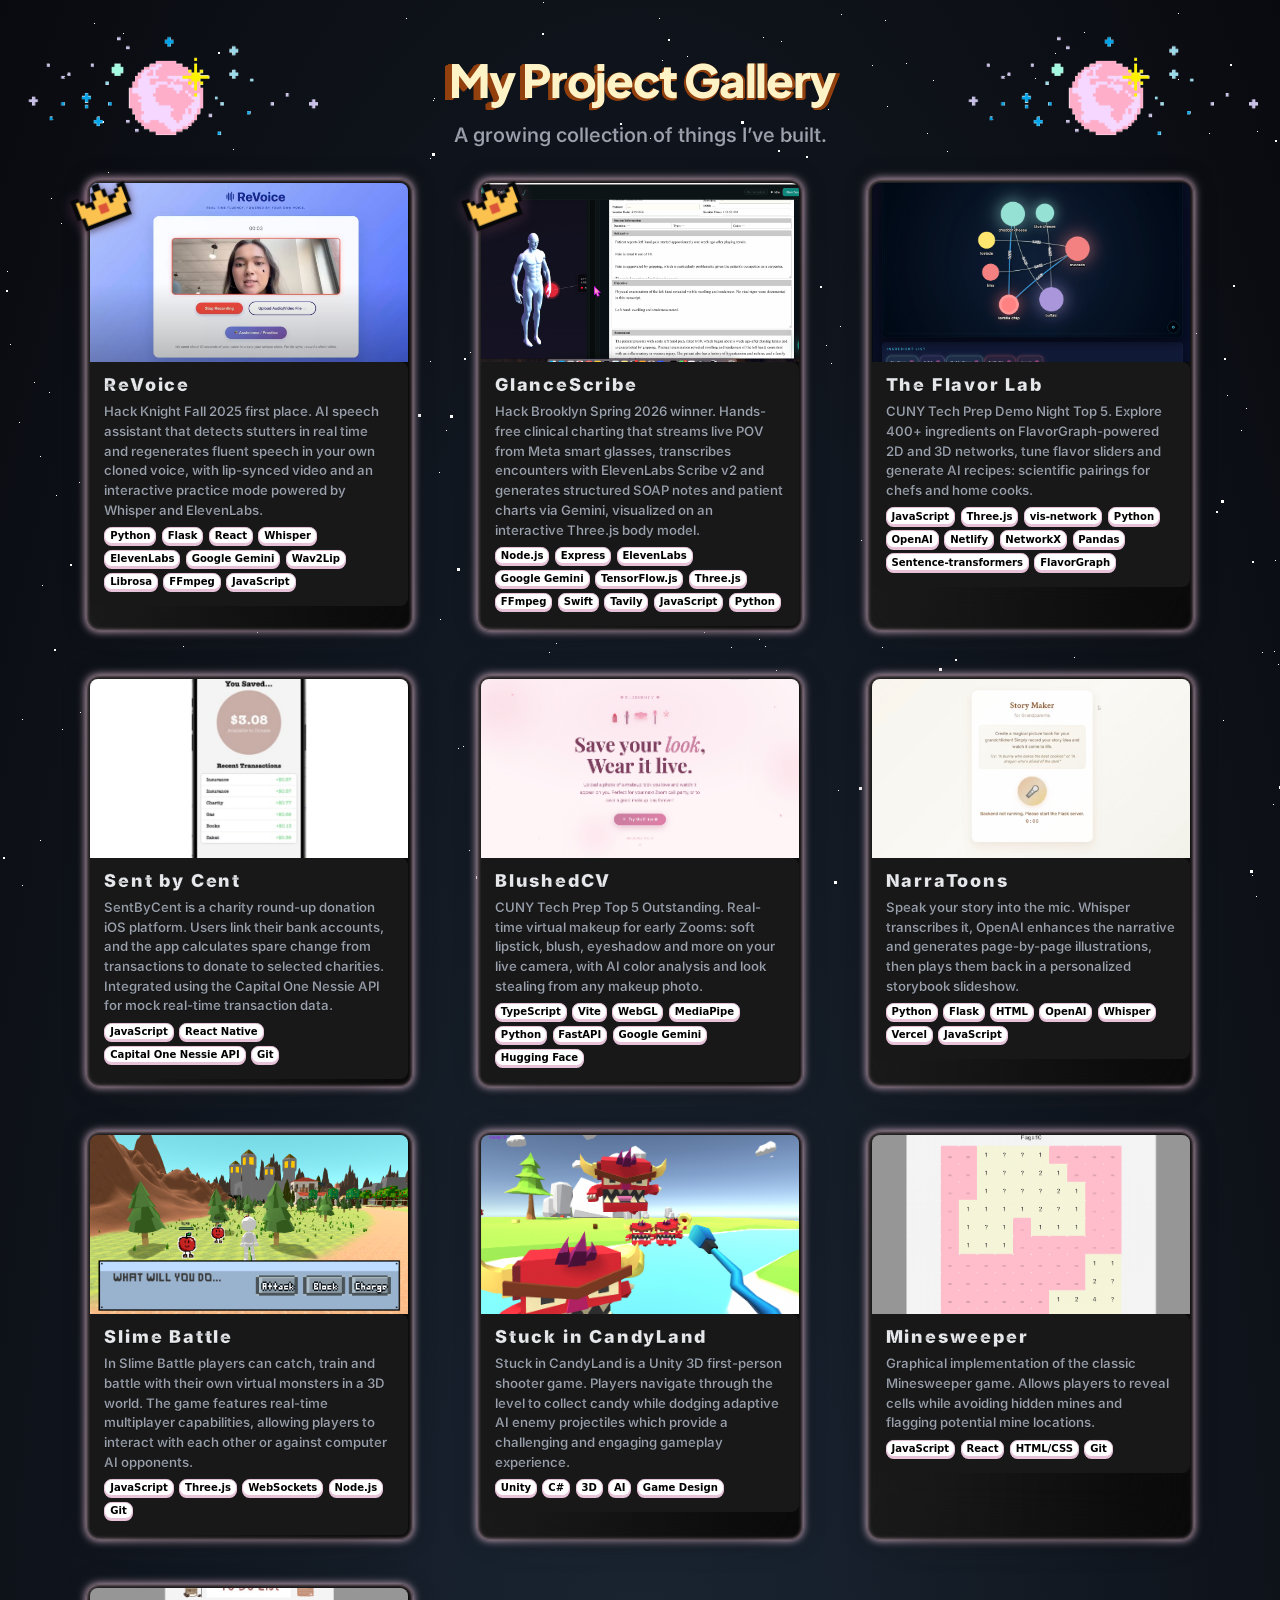
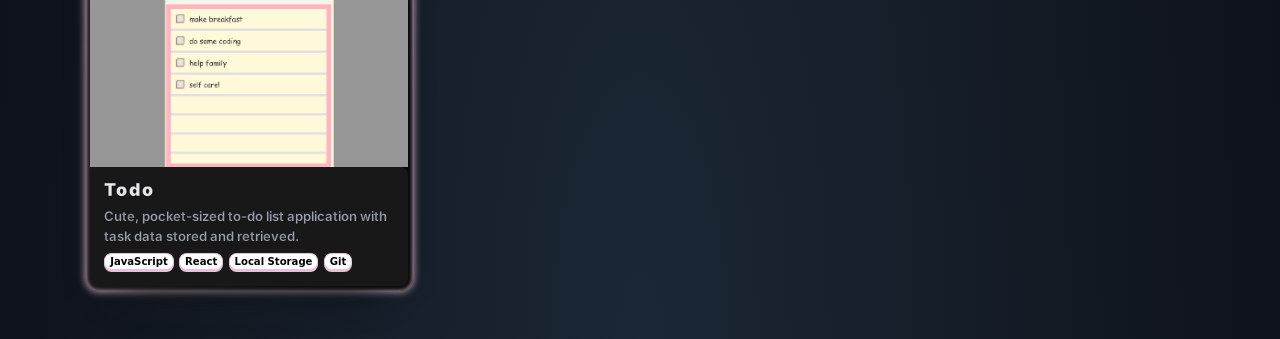
<file: index.html>
<!DOCTYPE html>
<html lang="en">
<head>
  <meta charset="UTF-8" />
  <title>My Projects</title>
  <meta name="viewport" content="width=device-width, initial-scale=1" />
  <link rel="preconnect" href="https://fonts.googleapis.com">
  <link rel="preconnect" href="https://fonts.gstatic.com" crossorigin>
  <link href="https://fonts.googleapis.com/css2?family=Inter:opsz,wght@14..32,400;600;800;900&family=Plus+Jakarta+Sans:wght@700;800;900&family=Rubik+Iso&family=Titan+One&display=swap" rel="stylesheet">
  <link rel="stylesheet" href="styles.css" />
  <link rel="stylesheet" href="stars.css" />
</head>
<body>
  <div class="stars-container">
    <div id="stars"></div>
    <div id="stars2"></div>
    <div id="stars3"></div>
  </div>
  <header class="site-header">
    <img src="assets/cute.gif" alt="" class="header-gif header-gif-left" />
    <div class="header-text">
      <h1 class="site-title-effect">
        <svg viewBox="0 0 96 96" fill="none" xmlns="http://www.w3.org/2000/svg" aria-hidden="true">
          <path
            d="M93.781 51.578C95 50.969 96 49.359 96 48c0-1.375-1-2.969-2.219-3.578 0 0-22.868-1.514-31.781-10.422-8.915-8.91-10.438-31.781-10.438-31.781C50.969 1 49.375 0 48 0s-2.969 1-3.594 2.219c0 0-1.5 22.87-10.406 31.781-8.908 8.913-31.781 10.422-31.781 10.422C1 45.031 0 46.625 0 48c0 1.359 1 2.969 2.219 3.578 0 0 22.873 1.51 31.781 10.422 8.906 8.911 10.406 31.781 10.406 31.781C45.031 95 46.625 96 48 96s2.969-1 3.562-2.219c0 0 1.523-22.871 10.438-31.781 8.913-8.908 31.781-10.422 31.781-10.422Z"
            fill="currentColor"
          />
        </svg>
        <svg viewBox="0 0 96 96" fill="none" xmlns="http://www.w3.org/2000/svg" aria-hidden="true">
          <path
            d="M93.781 51.578C95 50.969 96 49.359 96 48c0-1.375-1-2.969-2.219-3.578 0 0-22.868-1.514-31.781-10.422-8.915-8.91-10.438-31.781-10.438-31.781C50.969 1 49.375 0 48 0s-2.969 1-3.594 2.219c0 0-1.5 22.87-10.406 31.781-8.908 8.913-31.781 10.422-31.781 10.422C1 45.031 0 46.625 0 48c0 1.359 1 2.969 2.219 3.578 0 0 22.873 1.51 31.781 10.422 8.906 8.911 10.406 31.781 10.406 31.781C45.031 95 46.625 96 48 96s2.969-1 3.562-2.219c0 0 1.523-22.871 10.438-31.781 8.913-8.908 31.781-10.422 31.781-10.422Z"
            fill="currentColor"
          />
        </svg>
        <svg viewBox="0 0 96 96" fill="none" xmlns="http://www.w3.org/2000/svg" aria-hidden="true">
          <path
            d="M93.781 51.578C95 50.969 96 49.359 96 48c0-1.375-1-2.969-2.219-3.578 0 0-22.868-1.514-31.781-10.422-8.915-8.91-10.438-31.781-10.438-31.781C50.969 1 49.375 0 48 0s-2.969 1-3.594 2.219c0 0-1.5 22.87-10.406 31.781-8.908 8.913-31.781 10.422-31.781 10.422C1 45.031 0 46.625 0 48c0 1.359 1 2.969 2.219 3.578 0 0 22.873 1.51 31.781 10.422 8.906 8.911 10.406 31.781 10.406 31.781C45.031 95 46.625 96 48 96s2.969-1 3.562-2.219c0 0 1.523-22.871 10.438-31.781 8.913-8.908 31.781-10.422 31.781-10.422Z"
            fill="currentColor"
          />
        </svg>
        <svg viewBox="0 0 96 96" fill="none" xmlns="http://www.w3.org/2000/svg" aria-hidden="true">
          <path
            d="M93.781 51.578C95 50.969 96 49.359 96 48c0-1.375-1-2.969-2.219-3.578 0 0-22.868-1.514-31.781-10.422-8.915-8.91-10.438-31.781-10.438-31.781C50.969 1 49.375 0 48 0s-2.969 1-3.594 2.219c0 0-1.5 22.87-10.406 31.781-8.908 8.913-31.781 10.422-31.781 10.422C1 45.031 0 46.625 0 48c0 1.359 1 2.969 2.219 3.578 0 0 22.873 1.51 31.781 10.422 8.906 8.911 10.406 31.781 10.406 31.781C45.031 95 46.625 96 48 96s2.969-1 3.562-2.219c0 0 1.523-22.871 10.438-31.781 8.913-8.908 31.781-10.422 31.781-10.422Z"
            fill="currentColor"
          />
        </svg>
        <svg viewBox="0 0 96 96" fill="none" xmlns="http://www.w3.org/2000/svg" aria-hidden="true">
          <path
            d="M93.781 51.578C95 50.969 96 49.359 96 48c0-1.375-1-2.969-2.219-3.578 0 0-22.868-1.514-31.781-10.422-8.915-8.91-10.438-31.781-10.438-31.781C50.969 1 49.375 0 48 0s-2.969 1-3.594 2.219c0 0-1.5 22.87-10.406 31.781-8.908 8.913-31.781 10.422-31.781 10.422C1 45.031 0 46.625 0 48c0 1.359 1 2.969 2.219 3.578 0 0 22.873 1.51 31.781 10.422 8.906 8.911 10.406 31.781 10.406 31.781C45.031 95 46.625 96 48 96s2.969-1 3.562-2.219c0 0 1.523-22.871 10.438-31.781 8.913-8.908 31.781-10.422 31.781-10.422Z"
            fill="currentColor"
          />
        </svg>
        <span class="site-title-base">My Project Gallery</span>
        <span class="site-title-shine" aria-hidden="true">My Project Gallery</span>
      </h1>
      <p>A growing collection of things I’ve built.</p>
    </div>
    <img src="assets/cute.gif" alt="" class="header-gif header-gif-right" />
  </header>

  <main class="projects-page">
    <section class="projects-grid">
      <!-- Project 1: ReVoice -->
      <a href="project.html?p=revoice" class="project-card project-card--winner">
        <div class="project-image-wrapper">
          <img
            src="assets/reVoicePic.png"
            data-static="assets/reVoicePic.png"
            data-animated="assets/reVoiceGif.mov"
            alt="ReVoice project preview"
            class="project-image"
          />
        </div>
        <div class="project-content">
          <h2 class="project-title">ReVoice</h2>
          <p class="project-summary">
            Hack Knight Fall 2025 first place. AI speech assistant that detects stutters in real time and regenerates fluent speech in your own cloned voice, with lip-synced video and an interactive practice mode powered by Whisper and ElevenLabs.
          </p>
          <div class="project-tags">
            <span class="tag"><span class="button_top">Python</span></span>
            <span class="tag"><span class="button_top">Flask</span></span>
            <span class="tag"><span class="button_top">React</span></span>
            <span class="tag"><span class="button_top">Whisper</span></span>
            <span class="tag"><span class="button_top">ElevenLabs</span></span>
            <span class="tag"><span class="button_top">Google Gemini</span></span>
            <span class="tag"><span class="button_top">Wav2Lip</span></span>
            <span class="tag"><span class="button_top">Librosa</span></span>
            <span class="tag"><span class="button_top">FFmpeg</span></span>
            <span class="tag"><span class="button_top">JavaScript</span></span>
          </div>
        </div>
        <img src="assets/winner.png" alt="" class="project-card-crown" width="80" height="80" />
      </a>

      <!-- Project 2: GlanceScribe -->
      <a href="project.html?p=glancescribe" class="project-card project-card--winner">
        <div class="project-image-wrapper">
          <img
            src="assets/glaceScribeThumb.jpg"
            data-static="assets/glaceScribeThumb.jpg"
            data-animated="assets/glanceScribeGif.mov"
            alt="GlanceScribe project preview"
            class="project-image"
          />
        </div>
        <div class="project-content">
          <h2 class="project-title">GlanceScribe</h2>
          <p class="project-summary">
            Hack Brooklyn Spring 2026 winner. Hands-free clinical charting that streams live POV from Meta smart glasses, transcribes encounters with ElevenLabs Scribe v2 and generates structured SOAP notes and patient charts via Gemini, visualized on an interactive Three.js body model.
          </p>
          <div class="project-tags">
            <span class="tag"><span class="button_top">Node.js</span></span>
            <span class="tag"><span class="button_top">Express</span></span>
            <span class="tag"><span class="button_top">ElevenLabs</span></span>
            <span class="tag"><span class="button_top">Google Gemini</span></span>
            <span class="tag"><span class="button_top">TensorFlow.js</span></span>
            <span class="tag"><span class="button_top">Three.js</span></span>
            <span class="tag"><span class="button_top">FFmpeg</span></span>
            <span class="tag"><span class="button_top">Swift</span></span>
            <span class="tag"><span class="button_top">Tavily</span></span>
            <span class="tag"><span class="button_top">JavaScript</span></span>
            <span class="tag"><span class="button_top">Python</span></span>
          </div>
        </div>
        <img src="assets/winner.png" alt="" class="project-card-crown" width="80" height="80" />
      </a>

      <!-- Project 3: The FlavorLab -->
      <a href="project.html?p=flavorlab" class="project-card">
        <div class="project-image-wrapper">
          <img
            src="assets/flavorLabPic.png"
            data-static="assets/flavorLabPic.png"
            data-animated="assets/flavorLabGif.mov"
            alt="FlavorLab project preview"
            class="project-image"
          />
        </div>
        <div class="project-content">
          <h2 class="project-title">The Flavor Lab</h2>
          <p class="project-summary">
            CUNY Tech Prep Demo Night Top 5. Explore 400+ ingredients on FlavorGraph-powered 2D and 3D networks, tune flavor sliders and generate AI recipes: scientific pairings for chefs and home cooks.
          </p>
          <div class="project-tags">
            <span class="tag"><span class="button_top">JavaScript</span></span>
            <span class="tag"><span class="button_top">Three.js</span></span>
            <span class="tag"><span class="button_top">vis-network</span></span>
            <span class="tag"><span class="button_top">Python</span></span>
            <span class="tag"><span class="button_top">OpenAI</span></span>
            <span class="tag"><span class="button_top">Netlify</span></span>
            <span class="tag"><span class="button_top">NetworkX</span></span>
            <span class="tag"><span class="button_top">Pandas</span></span>
            <span class="tag"><span class="button_top">Sentence-transformers</span></span>
            <span class="tag"><span class="button_top">FlavorGraph</span></span>
          </div>
        </div>
      </a>

      <!-- Project 4: Sent by Cent -->
      <a href="project.html?p=sentbycent" class="project-card">
        <div class="project-image-wrapper">
          <img
            src="assets/sentPic.png"
            data-static="assets/sentPic.png"
            data-animated="assets/sentGif.mov"
            alt="Sent by Cent project preview"
            class="project-image"
          />
        </div>
        <div class="project-content">
          <h2 class="project-title">Sent by Cent</h2>
          <p class="project-summary">
            SentByCent is a charity round-up donation iOS platform. Users link their bank accounts, and the app calculates spare change from transactions to donate to selected charities. Integrated using the Capital One Nessie API for mock real-time transaction data.
          </p>
          <div class="project-tags">
            <span class="tag"><span class="button_top">JavaScript</span></span>
            <span class="tag"><span class="button_top">React Native</span></span>
            <span class="tag"><span class="button_top">Capital One Nessie API</span></span>
            <span class="tag"><span class="button_top">Git</span></span>
          </div>
        </div>
      </a>

      <!-- Project 5: BlushedCV -->
      <a href="project.html?p=blushedcv" class="project-card">
        <div class="project-image-wrapper">
          <img
            src="assets/blushedCVPic.png"
            data-static="assets/blushedCVPic.png"
            data-animated="assets/BlushedCV_gif.mov"
            alt="BlushedCV project preview"
            class="project-image"
          />
        </div>
        <div class="project-content">
          <h2 class="project-title">BlushedCV</h2>
          <p class="project-summary">
            CUNY Tech Prep Top 5 Outstanding. Real-time virtual makeup for early Zooms: soft lipstick, blush, eyeshadow and more on your live camera, with AI color analysis and look stealing from any makeup photo.
          </p>
          <div class="project-tags">
            <span class="tag"><span class="button_top">TypeScript</span></span>
            <span class="tag"><span class="button_top">Vite</span></span>
            <span class="tag"><span class="button_top">WebGL</span></span>
            <span class="tag"><span class="button_top">MediaPipe</span></span>
            <span class="tag"><span class="button_top">Python</span></span>
            <span class="tag"><span class="button_top">FastAPI</span></span>
            <span class="tag"><span class="button_top">Google Gemini</span></span>
            <span class="tag"><span class="button_top">Hugging Face</span></span>
          </div>
        </div>
      </a>

      <!-- Project 6: Narratoons -->
      <a href="project.html?p=narratoons" class="project-card">
        <div class="project-image-wrapper">
          <img
            src="assets/narratoonsPic.png"
            data-static="assets/narratoonsPic.png"
            data-animated="assets/narratoonsGif.mov"
            alt="Narratoons project preview"
            class="project-image"
          />
        </div>
        <div class="project-content">
          <h2 class="project-title">NarraToons</h2>
          <p class="project-summary">
            Speak your story into the mic. Whisper transcribes it, OpenAI enhances the narrative and generates page-by-page illustrations, then plays them back in a personalized storybook slideshow.
          </p>
          <div class="project-tags">
            <span class="tag"><span class="button_top">Python</span></span>
            <span class="tag"><span class="button_top">Flask</span></span>
            <span class="tag"><span class="button_top">HTML</span></span>
            <span class="tag"><span class="button_top">OpenAI</span></span>
            <span class="tag"><span class="button_top">Whisper</span></span>
            <span class="tag"><span class="button_top">Vercel</span></span>
            <span class="tag"><span class="button_top">JavaScript</span></span>
          </div>
        </div>
      </a>

      <!-- Project 6: Pokemon -->
      <a href="project.html?p=slime-battle" class="project-card">
        <div class="project-image-wrapper">
          <img
            src="assets/pokimpic.png"
            data-static="assets/pokimpic.png"
            data-animated="assets/pokemonGif.mov"
            alt="Pokemon project preview"
            class="project-image"
          />
        </div>
        <div class="project-content">
          <h2 class="project-title">Slime Battle</h2>
          <p class="project-summary">
            In Slime Battle players can catch, train and battle with their own virtual monsters in a 3D world. The game features real-time multiplayer capabilities, allowing players to interact with each other or against computer AI opponents.
          </p>
          <div class="project-tags">
            <span class="tag"><span class="button_top">JavaScript</span></span>
            <span class="tag"><span class="button_top">Three.js</span></span>
            <span class="tag"><span class="button_top">WebSockets</span></span>
            <span class="tag"><span class="button_top">Node.js</span></span>
            <span class="tag"><span class="button_top">Git</span></span>
          </div>
        </div>
      </a>

      <!-- Project 7: Stuck in CandyLand -->
      <a href="project.html?p=candyland" class="project-card">
        <div class="project-image-wrapper">
          <img
            src="assets/candylandthumb.png"
            data-static="assets/candylandthumb.png"
            data-animated="assets/candyLandGif.mov"
            alt="CandyLand project preview"
            class="project-image"
          />
        </div>
        <div class="project-content">
          <h2 class="project-title">Stuck in CandyLand</h2>
          <p class="project-summary">
            Stuck in CandyLand is a Unity 3D first-person shooter
             game. Players navigate through the level to collect candy while dodging 
              adaptive AI enemy projectiles which provide a challenging and engaging gameplay experience.
          </p>
          <div class="project-tags">
            <span class="tag"><span class="button_top">Unity</span></span>
            <span class="tag"><span class="button_top">C#</span></span>
            <span class="tag"><span class="button_top">3D</span></span>
            <span class="tag"><span class="button_top">AI</span></span>
            <span class="tag"><span class="button_top">Game Design</span></span>
          </div>
        </div>
      </a>

      <!-- Project 8: Minesweeper (at bottom) -->
      <a href="project.html?p=minesweeper" class="project-card">
        <div class="project-image-wrapper">
          <img
            src="assets/minePic.png"
            data-static="assets/minePic.png"
            data-animated="assets/minesweeperGif.mov"
            alt="Minesweeper project preview"
            class="project-image"
          />
        </div>
        <div class="project-content">
          <h2 class="project-title">Minesweeper</h2>
          <p class="project-summary">
            Graphical implementation of the classic Minesweeper game. 
            Allows players to reveal cells while avoiding hidden mines and flagging potential mine locations. 
            
          </p>
          <div class="project-tags">
            <span class="tag"><span class="button_top">JavaScript</span></span>
            <span class="tag"><span class="button_top">React</span></span>
            <span class="tag"><span class="button_top">HTML/CSS</span></span>
            <span class="tag"><span class="button_top">Git</span></span>
          </div>
        </div>
      </a>

      <!-- Project 9: Todo (at bottom) -->
      <a href="project.html?p=todo" class="project-card">
        <div class="project-image-wrapper">
          <img
            src="assets/todPic.png"
            data-static="assets/todPic.png"
            data-animated="assets/todoGif.mov"
            alt="Todo project preview"
            class="project-image"
          />
        </div>
        <div class="project-content">
          <h2 class="project-title">Todo</h2>
          <p class="project-summary">
            Cute, pocket-sized to-do list application with task data stored and retrieved. 
          </p>
          <div class="project-tags">
            <span class="tag"><span class="button_top">JavaScript</span></span>
            <span class="tag"><span class="button_top">React</span></span>
            <span class="tag"><span class="button_top">Local Storage</span></span>
            <span class="tag"><span class="button_top">Git</span></span>
          </div>
        </div>
      </a>
    </section>
  </main>

  <script src="main.js"></script>
</body>
</html>
</file>
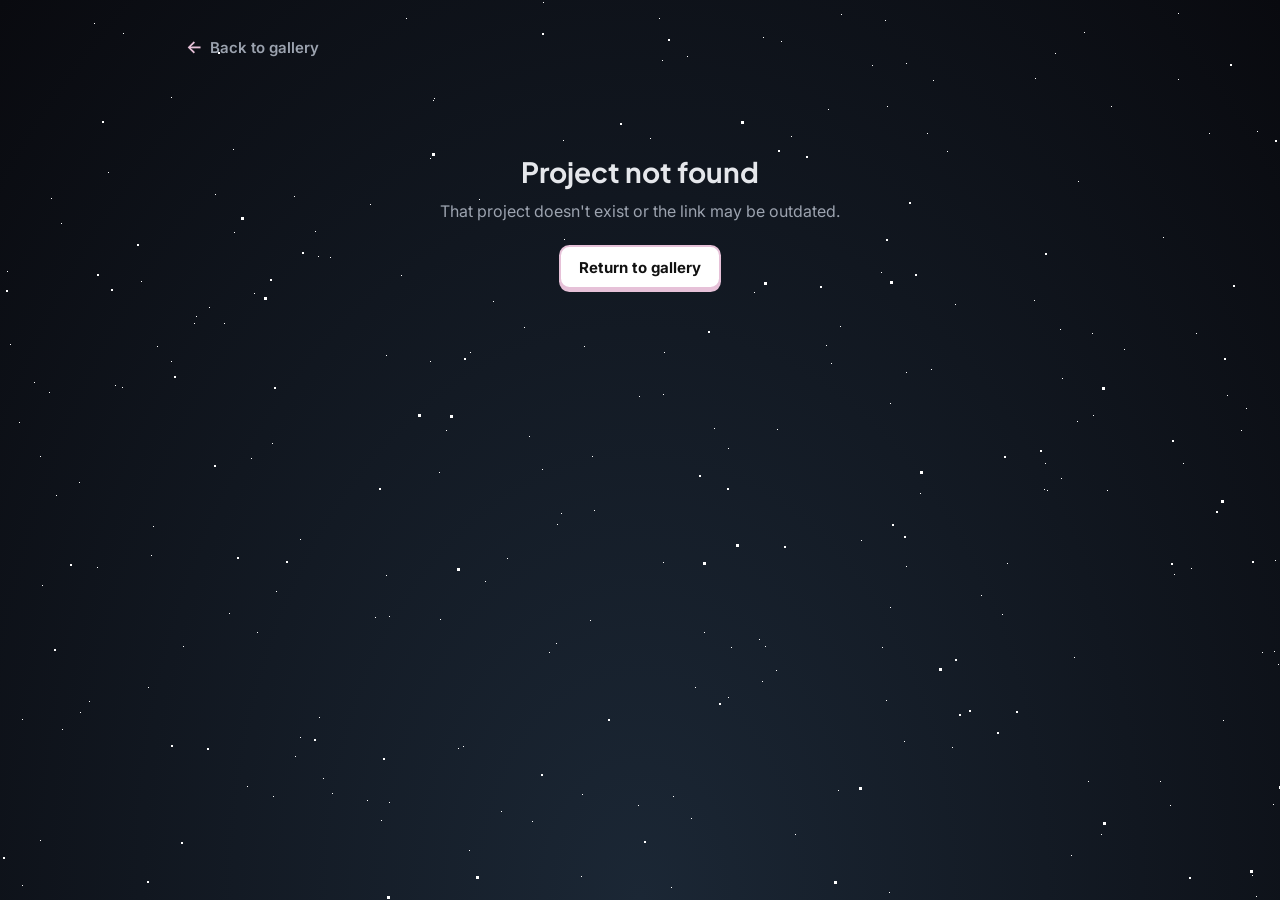
<file: project.html>
<!DOCTYPE html>
<html lang="en">
<head>
  <meta charset="UTF-8" />
  <title>Project — My Project Gallery</title>
  <meta name="viewport" content="width=device-width, initial-scale=1" />
  <link rel="preconnect" href="https://fonts.googleapis.com">
  <link rel="preconnect" href="https://fonts.gstatic.com" crossorigin>
  <link href="https://fonts.googleapis.com/css2?family=Inter:opsz,wght@14..32,400;600;800;900&family=Plus+Jakarta+Sans:wght@700;800;900&display=swap" rel="stylesheet">
  <link rel="stylesheet" href="styles.css" />
  <link rel="stylesheet" href="stars.css" />
  <link rel="stylesheet" href="project-detail.css" />
</head>
<body>
  <div class="stars-container">
    <div id="stars"></div>
    <div id="stars2"></div>
    <div id="stars3"></div>
  </div>

  <main class="project-detail-page" id="project-root">
    <nav class="project-detail-nav">
      <a href="index.html" class="project-back-link">
        <span class="project-back-arrow" aria-hidden="true">←</span>
        Back to gallery
      </a>
    </nav>

    <article class="project-detail-card" id="project-content" hidden>
      <header class="project-detail-header">
        <div class="project-detail-title-row">
          <h1 class="project-detail-title" id="project-title"></h1>
          <img
            src="assets/winner.png"
            alt="Hackathon winner"
            class="project-detail-crown"
            id="project-winner-badge"
            width="64"
            height="64"
            hidden
          />
        </div>
        <p class="project-detail-tagline" id="project-tagline"></p>
      </header>

      <section class="project-detail-video" id="project-media-section" aria-label="Project demo media">
        <div id="project-media-root">
          <div class="project-video-frame" id="project-video-container">
            <div class="project-video-placeholder" id="project-video-placeholder">
              <span class="project-video-placeholder-icon" aria-hidden="true">▶</span>
              <p>Demo video coming soon</p>
              <span class="project-video-placeholder-hint">Add your YouTube ID in <code>js/projects-data.js</code></span>
            </div>
          </div>
        </div>
      </section>

      <div class="project-detail-body">
        <section class="project-detail-section">
          <h2 class="project-detail-section-title">About</h2>
          <div class="project-detail-overview" id="project-overview"></div>
        </section>

        <section class="project-detail-section">
          <h2 class="project-detail-section-title">Technical highlights</h2>
          <ul class="project-detail-list" id="project-highlights"></ul>
        </section>

        <section class="project-detail-section">
          <h2 class="project-detail-section-title">Built with</h2>
          <div class="project-detail-stack" id="project-stack"></div>
        </section>

        <section class="project-detail-actions" id="project-actions" aria-label="Project links"></section>
      </div>
    </article>

    <div class="project-detail-error" id="project-error" hidden>
      <h1>Project not found</h1>
      <p>That project doesn&apos;t exist or the link may be outdated.</p>
      <a href="index.html" class="project-cta project-cta--primary">Return to gallery</a>
    </div>
  </main>

  <aside
    class="project-video-mini"
    id="project-video-mini"
    hidden
    aria-label="Floating demo video"
  >
    <div class="project-video-mini-bar">
      <span class="project-video-mini-label" id="project-video-mini-label">Demo</span>
      <button type="button" class="project-video-mini-back" id="project-video-mini-back">
        Back to video
      </button>
    </div>
    <div class="project-video-mini-frame" id="project-video-mini-frame"></div>
  </aside>

  <script src="js/projects-data.js"></script>
  <script src="js/project-page.js"></script>
</body>
</html>
</file>
<file: styles.css>
*,
*::before,
*::after {
  box-sizing: border-box;
}

body {
  margin: 0;
  font-family: system-ui, -apple-system, BlinkMacSystemFont, "Segoe UI", sans-serif;
  background: radial-gradient(ellipse at bottom, #1b2735 0%, #090a0f 100%);
  color: #e5e7eb;
  min-height: 100vh;
  overflow-x: hidden;
}

:root {
  --bubble-font: "Inter", system-ui, -apple-system, BlinkMacSystemFont, "Segoe UI", sans-serif;
  /* Chunky UI sans (closest web match to the “Click!” / Google Sans look) */
  --title-display-font: "Plus Jakarta Sans", system-ui, -apple-system, BlinkMacSystemFont, "Segoe UI", sans-serif;
}

.site-header {
  padding: 3rem 2.25rem 2rem;
  max-width: 1180px;
  margin: 0 auto;
  display: flex;
  align-items: center;
  justify-content: center;
  position: relative;
}

.header-text {
  text-align: center;
  flex: 0 0 auto;
}

.header-gif {
  width: 400px;
  height: 400px;
  object-fit: contain;
  flex-shrink: 0;
  position: absolute;
  top: 50%;
  transform: translateY(-50%);
  z-index: -1;
}

.header-gif-left {
  left: -80px;
}

.header-gif-right {
  right: -80px;
}

/* Main heading: layered shadow + gradient shine + sparkles (Click-style weight / scale) */
.site-title-effect {
  --title-color: #fef3c7;
  --title-shadow: #92400e;
  --title-glare: hsl(0 0% 100% / 0.78);
  --title-hover: 0.4;
  --title-pos: 0;
  /* Final rendered size ≈ this value (parent is ÷1.5, inner spans are ×1.5 like the demo) */
  --title-font-size: clamp(1.65rem, 3.5vw + 0.9rem, 2.85rem);
  position: relative;
  display: inline-block;
  margin: 0 0 0.5rem;
  padding: var(--title-pad, 0.35em 0.5em);
  border-radius: 0.35em;
  font-family: var(--title-display-font);
  /* Demo: span text was 1.5× the control’s base size */
  font-size: calc(var(--title-font-size) / 1.5);
  font-weight: 900;
  letter-spacing: -0.03em;
  text-transform: none;
  white-space: nowrap;
  line-height: 1;
  color: transparent;
  transition: background 0.2s;
  -webkit-font-smoothing: antialiased;
}

.site-title-effect:hover {
  background: hsl(0 0% 100% / 0.04);
  --title-hover: 1;
  --title-pos: 1;
}

.site-title-effect:active {
  --title-hover: 0;
}

.site-title-effect:active .site-title-shine {
  --title-hover: 0;
  --title-pos: 1;
}

.site-title-effect .site-title-base {
  position: relative;
  z-index: 1;
  display: inline-block;
  font-family: var(--title-display-font);
  font-size: 1.5em;
  font-weight: 900;
  text-decoration: none;
  transition: transform 0.2s, text-shadow 0.2s;
  text-shadow:
    calc(var(--title-hover) * 0em) calc(var(--title-hover) * 0em) var(--title-shadow),
    calc(var(--title-hover) * -0.02em) calc(var(--title-hover) * 0.02em) var(--title-shadow),
    calc(var(--title-hover) * -0.04em) calc(var(--title-hover) * 0.04em) var(--title-shadow),
    calc(var(--title-hover) * -0.06em) calc(var(--title-hover) * 0.06em) var(--title-shadow),
    calc(var(--title-hover) * -0.08em) calc(var(--title-hover) * 0.08em) var(--title-shadow),
    calc(var(--title-hover) * -0.1em) calc(var(--title-hover) * 0.1em) var(--title-shadow),
    calc(var(--title-hover) * -0.12em) calc(var(--title-hover) * 0.12em) var(--title-shadow);
  transform: translate(
    calc(var(--title-hover) * 0.1em),
    calc(var(--title-hover) * -0.1em)
  );
}

.site-title-effect .site-title-shine {
  position: absolute;
  inset: 0;
  z-index: 2;
  display: flex;
  align-items: center;
  justify-content: center;
  white-space: nowrap;
  font-family: var(--title-display-font);
  font-size: 1.5em;
  font-weight: 900;
  letter-spacing: -0.03em;
  text-transform: none;
  text-decoration: none;
  background: linear-gradient(
      108deg,
      transparent 0 55%,
      var(--title-glare) 55% 60%,
      transparent 60% 70%,
      var(--title-glare) 70% 85%,
      transparent 85%
    )
    calc(var(--title-pos) * -200%) 0% / 200% 100%,
    var(--title-color);
  -webkit-background-clip: text;
  background-clip: text;
  color: transparent;
  text-shadow: none;
  transform: translate(
    calc(var(--title-hover) * 0.1em),
    calc(var(--title-hover) * -0.1em)
  );
  transition: transform 0.2s, background-position 0s;
  pointer-events: none;
}

.site-title-effect:hover .site-title-shine {
  transition: transform 0.2s,
    background-position calc(var(--title-hover) * 1.5s) calc(var(--title-hover) * 0.25s);
}

.site-title-effect svg {
  position: absolute;
  z-index: 3;
  width: calc(var(--title-font-size) * 0.42);
  aspect-ratio: 1;
  color: hsl(330 55% 88%);
  filter: drop-shadow(0 0 5px hsl(330 50% 70% / 0.65));
  --delay-step: 0.15;
  top: calc(var(--y, 50) * 1%);
  left: calc(var(--x, 0) * 1%);
  transform: translate(-50%, -50%) scale(0);
}

.site-title-effect svg path {
  fill: currentColor;
}

.site-title-effect:hover svg {
  animation: site-title-sparkle 0.75s calc((var(--delay-step) * var(--d, 1)) * 1s) both;
}

.site-title-effect svg:nth-of-type(1) {
  --x: 2;
  --y: 22;
  --s: 1.1;
  --d: 1;
}

.site-title-effect svg:nth-of-type(2) {
  --x: 14;
  --y: 78;
  --s: 1.2;
  --d: 2;
}

.site-title-effect svg:nth-of-type(3) {
  --x: 42;
  --y: 12;
  --s: 1.05;
  --d: 3;
}

.site-title-effect svg:nth-of-type(4) {
  --x: 72;
  --y: 62;
  --s: 0.92;
  --d: 2;
}

.site-title-effect svg:nth-of-type(5) {
  --x: 96;
  --y: 35;
  --s: 0.82;
  --d: 4;
}

@keyframes site-title-sparkle {
  0%,
  100% {
    transform: translate(-50%, -50%) scale(0);
    opacity: 0;
  }
  50% {
    transform: translate(-50%, -50%) scale(var(--s, 1));
    opacity: 1;
  }
}

@media (prefers-reduced-motion: reduce) {
  .site-title-effect:hover svg {
    animation: none;
  }

  .site-title-effect:hover .site-title-shine {
    transition: transform 0.2s;
  }
}

.header-text p {
  margin: 0;
  color: #9ca3af;
  font-size: 1.25rem;
  font-family: var(--bubble-font);
  font-weight: 600;
  -webkit-text-stroke: 0.25px rgba(0, 0, 0, 0.55);
  text-shadow: 0 1px 0 rgba(0, 0, 0, 0.25);
}

.projects-page {
  max-width: 1180px;
  margin: 0 auto;
  padding: 0 2.25rem 3rem;
}

.projects-grid {
  display: grid;
  grid-template-columns: 1fr;
  column-gap: 1.5rem;
  row-gap: 2.75rem;
  justify-items: stretch;
}

@media (min-width: 700px) {
  .projects-grid {
    grid-template-columns: repeat(2, minmax(0, 1fr));
    column-gap: 3.25rem;
    row-gap: 3rem;
  }
}

@media (min-width: 1100px) {
  .projects-grid {
    grid-template-columns: repeat(3, minmax(0, 1fr));
    column-gap: 4rem;
    row-gap: 2.75rem;
  }
}

.project-card {
  --glow-color: #E6C1D8;
  --background: linear-gradient(to left, #0a0a0a 0%, #1a1a1a 100%);
  --mouse-x: 50%;
  --mouse-y: 50%;
  /* Base size for em-scaled type and padding inside the card */
  font-size: clamp(0.8125rem, 0.22vw + 0.74rem, 0.875rem);
  padding: 0.3125em;
  border-radius: 0.9375em;
  overflow: visible;
  background: #0a0a0a;
  background: var(--background);
  position: relative;
  z-index: 1;
  transition: transform 180ms ease;
  width: 100%;
  cursor: pointer;
  box-shadow: inset 0px 0px 0.3em 0px var(--glow-color),
    0px 0px 0.6em 0px var(--glow-color),
    0px 0px 1.5em 0.3em rgba(10, 10, 10, 0.15);
  animation: border-flicker 3s linear infinite;
}

a.project-card,
a.project-card:visited,
a.project-card:hover,
a.project-card:active,
a.project-card:focus-visible {
  text-decoration: none;
  color: inherit;
}

.project-card {
  --mouse-x: 50%;
  --mouse-y: 50%;
}

.project-card::before {
  content: "";
  position: absolute;
  inset: -0.1875em;
  border-radius: 0.9375em;
  padding: 0.1875em;
  background: radial-gradient(
    500px circle at var(--mouse-x) var(--mouse-y),
    rgba(255, 255, 255, 0.6),
    rgba(255, 255, 255, 0.3) 30%,
    transparent 60%
  );
  -webkit-mask: 
    linear-gradient(#fff 0 0) content-box, 
    linear-gradient(#fff 0 0);
  -webkit-mask-composite: xor;
  mask-composite: exclude;
  pointer-events: none;
  opacity: 0;
  transition: opacity 150ms ease;
  z-index: 3;
  box-shadow: 0 0 30px 10px rgba(255, 255, 255, 0.2);
}

.project-card:hover::before {
  opacity: 1;
}

.project-card::after {
  position: absolute;
  content: "";
  top: 1.875em;
  left: 0;
  right: 0;
  z-index: -1;
  height: 100%;
  width: 100%;
  transform: scale(0.8);
  filter: blur(25px);
  background: #0a0a0a;
  background: var(--background);
  transition: opacity .5s;
  border-radius: 0.9375em;
}


.project-card:hover {
  transform: translateY(-0.375em);
  box-shadow: inset 0px 0px 0.5em 0px var(--glow-color),
    0px 0px 1.2em 0px var(--glow-color),
    0px 0px 2.5em 0.6em rgba(10, 10, 10, 0.3),
    0px 0px 4em 1em rgba(26, 26, 26, 0.2);
  animation: none;
}

.project-card:hover::after {
  opacity: 0;
}

.project-card:hover::before {
  filter: blur(2.5em);
  opacity: 0.8;
}

/* Winner crown — ReVoice & GlanceScribe only */
.project-card-crown {
  position: absolute;
  top: -0.7em;
  left: -0.55em;
  width: clamp(3.1rem, 20%, 4.25rem);
  height: auto;
  z-index: 7;
  pointer-events: none;
  object-fit: contain;
  transform: rotate(-21deg);
  transform-origin: 52% 88%;
  filter: drop-shadow(0 0.15em 0.25em rgba(0, 0, 0, 0.5))
    drop-shadow(0 0 0.45em hsl(320 45% 65% / 0.35));
  transition: transform 180ms ease;
}

.project-card:hover .project-card-crown {
  transform: rotate(-19deg) translateY(-0.06em);
}

/* Hover sparkle burst (injected per card in main.js) */
.project-card-sparkles {
  position: absolute;
  inset: 0;
  z-index: 5;
  pointer-events: none;
  border-radius: inherit;
  overflow: visible;
  color: hsl(330 55% 88%);
}

.project-card-sparkles svg {
  position: absolute;
  --delay-step: 0.12;
  --sparkle-size: clamp(0.85em, 11%, 1.65em);
  width: var(--sparkle-size);
  aspect-ratio: 1;
  top: calc(var(--y, 50) * 1%);
  left: calc(var(--x, 0) * 1%);
  transform: translate(-50%, -50%) scale(0);
  z-index: 3;
  filter: drop-shadow(0 0 6px hsl(330 50% 78% / 0.75));
}

.project-card-sparkles svg path {
  fill: currentColor;
}

.project-card:hover .project-card-sparkles svg {
  animation: project-card-sparkle 0.75s calc((var(--delay-step) * var(--d, 1)) * 1s) both;
}

.project-card-sparkles svg:nth-of-type(1) {
  --x: 2;
  --y: 18;
  --s: 1.1;
  --d: 1;
}

.project-card-sparkles svg:nth-of-type(2) {
  --x: 18;
  --y: 82;
  --s: 1.25;
  --d: 2;
}

.project-card-sparkles svg:nth-of-type(3) {
  --x: 48;
  --y: 8;
  --s: 1.05;
  --d: 3;
}

.project-card-sparkles svg:nth-of-type(4) {
  --x: 78;
  --y: 58;
  --s: 0.9;
  --d: 2;
}

.project-card-sparkles svg:nth-of-type(5) {
  --x: 96;
  --y: 28;
  --s: 0.8;
  --d: 4;
}

.project-card-sparkles svg:nth-of-type(6) {
  --x: 34;
  --y: 48;
  --s: 1.05;
  --d: 1;
}

.project-card-sparkles svg:nth-of-type(7) {
  --x: 88;
  --y: 14;
  --s: 0.92;
  --d: 3;
}

.project-card-sparkles svg:nth-of-type(8) {
  --x: 62;
  --y: 88;
  --s: 1.12;
  --d: 5;
}

@keyframes project-card-sparkle {
  0%,
  100% {
    transform: translate(-50%, -50%) scale(0);
    opacity: 0;
  }
  50% {
    transform: translate(-50%, -50%) scale(var(--s, 1));
    opacity: 1;
  }
}

@media (prefers-reduced-motion: reduce) {
  .project-card:hover .project-card-sparkles svg {
    animation: none;
  }
}

.project-image-wrapper {
  width: 100%;
  aspect-ratio: 16 / 9;
  overflow: hidden;
  position: relative;
  border-radius: 0.55em 0.55em 0 0;
}

.project-image {
  display: block;
  width: 100%;
  height: 100%;
  object-fit: cover;
  transform: scale(1.01);
  transition: transform 220ms ease, filter 220ms ease, opacity 200ms ease;
}

.project-image-wrapper video {
  position: absolute;
  top: 0;
  left: 0;
  width: 100%;
  height: 100%;
  object-fit: cover;
}

.project-card:hover .project-image {
  transform: scale(1.06);
  filter: saturate(1.08) contrast(1.05);
}

.project-content {
  --color: #181818;
  background: var(--color);
  color: #e5e7eb;
  padding: 0.85em 1em 1em;
  border-radius: 0.55em;
  overflow: visible;
}

.project-card:hover .project-content {
  color: #d1d5db;
  transition: color 1s;
}

.project-title {
  margin: 0 0 0.4em;
  font-size: 1.28em;
  font-weight: 900;
  letter-spacing: .1em;
  font-family: var(--bubble-font);
  -webkit-text-stroke: 0.35px rgba(0, 0, 0, 0.65);
  text-shadow: 0 1px 0 rgba(0, 0, 0, 0.35);
}

.project-summary {
  margin: 0 0 0.65em;
  color: #9ca3af;
  font-size: 0.94em;
  line-height: 1.5;
  font-family: var(--bubble-font);
  font-weight: 600;
  -webkit-text-stroke: 0.25px rgba(0, 0, 0, 0.55);
  text-shadow: 0 1px 0 rgba(0, 0, 0, 0.25);
}

.project-tags {
  display: flex;
  flex-wrap: wrap;
  gap: 0.4em;
}

.tag {
  /* Variables */
  --button_radius: 0.75em;
  --button_color: #ffffff;
  --button_outline_color: #E6C1D8;
  font-size: 0.72em;
  font-weight: bold;
  border: none;
  cursor: default;
  border-radius: var(--button_radius);
  background: var(--button_outline_color);
  padding: 0;
  margin: 0;
  display: inline-block;
}

.button_top {
  display: block;
  box-sizing: border-box;
  border: 0.125em solid var(--button_outline_color);
  border-radius: var(--button_radius);
  padding: 0.22em 0.48em;
  background: var(--button_color);
  color: #000000;
  transform: translateY(-0.2em);
  transition: transform 0.1s ease;
}

.tag:hover .button_top {
  /* Pull the button upwards when hovered */
  transform: translateY(-0.33em);
}

.tag:active .button_top {
  /* Push the button downwards when pressed */
  transform: translateY(0);
}

@keyframes border-flicker {
  0% {
    box-shadow: inset 0px 0px 0.3em 0px var(--glow-color),
      0px 0px 0.6em 0px var(--glow-color),
      0px 0px 1.5em 0.3em rgba(10, 10, 10, 0.15);
  }
  2% {
    box-shadow: inset 0px 0px 0.3em 0px var(--glow-color),
      0px 0px 0.7em 0px var(--glow-color),
      0px 0px 1.8em 0.35em rgba(10, 10, 10, 0.2);
  }
  4% {
    box-shadow: inset 0px 0px 0.3em 0px var(--glow-color),
      0px 0px 0.6em 0px var(--glow-color),
      0px 0px 1.5em 0.3em rgba(10, 10, 10, 0.15);
  }
  8% {
    box-shadow: inset 0px 0px 0.3em 0px var(--glow-color),
      0px 0px 0.65em 0px var(--glow-color),
      0px 0px 1.6em 0.32em rgba(10, 10, 10, 0.18);
  }
  70% {
    box-shadow: inset 0px 0px 0.3em 0px var(--glow-color),
      0px 0px 0.6em 0px var(--glow-color),
      0px 0px 1.5em 0.3em rgba(10, 10, 10, 0.15);
  }
  100% {
    box-shadow: inset 0px 0px 0.3em 0px var(--glow-color),
      0px 0px 0.6em 0px var(--glow-color),
      0px 0px 1.5em 0.3em rgba(10, 10, 10, 0.15);
  }
}

@keyframes shine {
  0% {
    background-position: 0;
  }
  60% {
    background-position: 200%;
  }
  100% {
    background-position: 200%;
  }
}
</file>
<file: stars.css>
/* Animated Stars Background */
.stars-container {
  position: fixed;
  top: 0;
  left: 0;
  width: 100%;
  height: 100%;
  overflow: hidden;
  z-index: -1;
}

#stars {
  width: 1px;
  height: 1px;
  background: transparent;
  box-shadow:
    501px 811px #fff,
    1450px 1324px #fff,
    1093px 1780px #fff,
    1469px 678px #fff,
    904px 741px #fff,
    1160px 781px #fff,
    1841px 1962px #fff,
    1630px 1667px #fff,
    1788px 676px #fff,
    367px 1734px #fff,
    1343px 156px #fff,
    1283px 1142px #fff,
    1062px 378px #fff,
    1395px 467px #fff,
    1017px 1891px #fff,
    137px 1114px #fff,
    1767px 1403px #fff,
    1543px 11px #fff,
    1078px 181px #fff,
    1189px 1574px #fff,
    1697px 1551px #fff,
    439px 472px #fff,
    1491px 677px #fff,
    1364px 599px #fff,
    34px 382px #fff,
    1221px 1584px #fff,
    1266px 1499px #fff,
    169px 1907px #fff,
    1219px 1125px #fff,
    659px 18px #fff,
    1731px 1959px #fff,
    332px 1216px #fff,
    1913px 788px #fff,
    80px 712px #fff,
    326px 1605px #fff,
    574px 1502px #fff,
    473px 1653px #fff,
    404px 975px #fff,
    322px 1797px #fff,
    425px 1321px #fff,
    1121px 1797px #fff,
    731px 647px #fff,
    891px 1584px #fff,
    1523px 109px #fff,
    1379px 244px #fff,
    865px 1064px #fff,
    493px 956px #fff,
    624px 1380px #fff,
    440px 619px #fff,
    1630px 767px #fff,
    955px 1196px #fff,
    62px 729px #fff,
    126px 946px #fff,
    1256px 896px #fff,
    1444px 256px #fff,
    661px 1628px #fff,
    1078px 1716px #fff,
    300px 737px #fff,
    1734px 413px #fff,
    1296px 129px #fff,
    1771px 1678px #fff,
    977px 1764px #fff,
    1879px 549px #fff,
    665px 1531px #fff,
    89px 701px #fff,
    1084px 1183px #fff,
    1597px 1576px #fff,
    1354px 1774px #fff,
    554px 1471px #fff,
    1469px 287px #fff,
    887px 106px #fff,
    1962px 766px #fff,
    638px 805px #fff,
    1651px 741px #fff,
    1517px 1826px #fff,
    24px 1152px #fff,
    507px 558px #fff,
    1262px 652px #fff,
    246px 1048px #fff,
    1077px 421px #fff,
    1866px 1847px #fff,
    1986px 1561px #fff,
    704px 632px #fff,
    1991px 1875px #fff,
    1227px 395px #fff,
    45px 1116px #fff,
    247px 786px #fff,
    890px 607px #fff,
    787px 1235px #fff,
    557px 524px #fff,
    1582px 1285px #fff,
    1725px 1366px #fff,
    952px 747px #fff,
    251px 458px #fff,
    1500px 1250px #fff,
    1999px 1734px #fff,
    1336px 1955px #fff,
    1705px 1464px #fff,
    728px 697px #fff,
    594px 510px #fff,
    1345px 1990px #fff,
    1919px 1803px #fff,
    1117px 966px #fff,
    1629px 97px #fff,
    1046px 1196px #fff,
    810px 1092px #fff,
    722px 976px #fff,
    406px 18px #fff,
    1665px 1860px #fff,
    1758px 1628px #fff,
    1183px 463px #fff,
    564px 239px #fff,
    13px 1767px #fff,
    1482px 1472px #fff,
    1700px 347px #fff,
    1362px 244px #fff,
    1141px 1708px #fff,
    22px 885px #fff,
    374px 1309px #fff,
    1034px 1037px #fff,
    1725px 1086px #fff,
    1343px 1921px #fff,
    596px 903px #fff,
    1061px 478px #fff,
    18px 1409px #fff,
    729px 1364px #fff,
    264px 911px #fff,
    677px 1442px #fff,
    123px 33px #fff,
    1303px 646px #fff,
    1945px 792px #fff,
    1305px 938px #fff,
    918px 1536px #fff,
    620px 948px #fff,
    183px 646px #fff,
    695px 687px #fff,
    881px 272px #fff,
    1521px 1212px #fff,
    1423px 1022px #fff,
    1545px 1271px #fff,
    1393px 348px #fff,
    685px 1910px #fff,
    1446px 856px #fff,
    73px 1201px #fff,
    736px 999px #fff,
    673px 796px #fff,
    469px 850px #fff,
    1912px 142px #fff,
    1278px 664px #fff,
    184px 1990px #fff,
    1173px 1312px #fff,
    782px 1879px #fff,
    323px 1035px #fff,
    611px 908px #fff,
    565px 1449px #fff,
    748px 1713px #fff,
    1047px 490px #fff,
    1040px 1872px #fff,
    1818px 1659px #fff,
    1806px 1327px #fff,
    386px 575px #fff,
    1550px 463px #fff,
    148px 687px #fff,
    651px 1683px #fff,
    1588px 1194px #fff,
    1831px 2px #fff,
    581px 876px #fff,
    1396px 1743px #fff,
    1212px 1810px #fff,
    421px 1920px #fff,
    658px 1461px #fff,
    1859px 1809px #fff,
    1456px 388px #fff,
    186px 1627px #fff,
    1528px 1145px #fff,
    171px 97px #fff,
    674px 1072px #fff,
    676px 1052px #fff,
    1165px 1131px #fff,
    1088px 781px #fff,
    1231px 948px #fff,
    330px 257px #fff,
    426px 1046px #fff,
    549px 652px #fff,
    1338px 74px #fff,
    1749px 364px #fff,
    931px 369px #fff,
    383px 1428px #fff,
    1558px 389px #fff,
    927px 133px #fff,
    234px 1888px #fff,
    1785px 1617px #fff,
    556px 643px #fff,
    401px 275px #fff,
    406px 1644px #fff,
    1253px 1852px #fff,
    1599px 883px #fff,
    744px 1721px #fff,
    524px 1297px #fff,
    1226px 1177px #fff,
    1679px 55px #fff,
    874px 1811px #fff,
    838px 790px #fff,
    1241px 430px #fff,
    1676px 652px #fff,
    1191px 568px #fff,
    53px 1990px #fff,
    1163px 237px #fff,
    61px 223px #fff,
    592px 456px #fff,
    1844px 271px #fff,
    1324px 1488px #fff,
    1373px 717px #fff,
    1822px 709px #fff,
    1464px 941px #fff,
    1445px 1118px #fff,
    991px 1414px #fff,
    1964px 1076px #fff,
    108px 172px #fff,
    641px 1722px #fff,
    1539px 427px #fff,
    1697px 45px #fff,
    1301px 1353px #fff,
    1060px 329px #fff,
    967px 1396px #fff,
    493px 301px #fff,
    1228px 1406px #fff,
    1211px 1653px #fff,
    444px 1822px #fff,
    1746px 353px #fff,
    1449px 381px #fff,
    671px 887px #fff,
    650px 138px #fff,
    30px 1839px #fff,
    1094px 1405px #fff,
    273px 796px #fff,
    1618px 1964px #fff,
    1045px 1849px #fff,
    1472px 1155px #fff,
    1529px 1312px #fff,
    728px 448px #fff,
    44px 1908px #fff,
    691px 818px #fff,
    254px 293px #fff,
    1981px 1133px #fff,
    1307px 375px #fff,
    196px 316px #fff,
    1241px 1975px #fff,
    1138px 1706px #fff,
    1769px 463px #fff,
    1768px 1428px #fff,
    1730px 590px #fff,
    1780px 523px #fff,
    1862px 1526px #fff,
    1613px 909px #fff,
    1266px 1781px #fff,
    470px 352px #fff,
    699px 1682px #fff,
    1002px 614px #fff,
    1209px 133px #fff,
    1842px 518px #fff,
    1422px 1836px #fff,
    1720px 1901px #fff,
    470px 1788px #fff,
    1355px 1387px #fff,
    146px 1162px #fff,
    933px 80px #fff,
    681px 1063px #fff,
    313px 1341px #fff,
    740px 1498px #fff,
    168px 1014px #fff,
    345px 1355px #fff,
    1498px 1562px #fff,
    1626px 1358px #fff,
    890px 403px #fff,
    663px 562px #fff,
    1481px 168px #fff,
    22px 719px #fff,
    774px 1041px #fff,
    1899px 829px #fff,
    430px 158px #fff,
    430px 361px #fff,
    1592px 1334px #fff,
    224px 323px #fff,
    1639px 1131px #fff,
    7px 271px #fff,
    1646px 1514px #fff,
    1605px 1444px #fff,
    1820px 1665px #fff,
    1549px 1641px #fff,
    1609px 1377px #fff,
    486px 1098px #fff,
    229px 613px #fff,
    542px 1694px #fff,
    318px 256px #fff,
    1861px 918px #fff,
    889px 892px #fff,
    442px 1524px #fff,
    19px 422px #fff,
    1935px 1908px #fff,
    828px 109px #fff,
    862px 1248px #fff,
    1275px 560px #fff,
    906px 63px #fff,
    337px 1605px #fff,
    1691px 918px #fff,
    1414px 679px #fff,
    1726px 749px #fff,
    1540px 1149px #fff,
    1337px 1466px #fff,
    446px 430px #fff,
    676px 1616px #fff,
    840px 326px #fff,
    976px 977px #fff,
    1840px 642px #fff,
    1273px 804px #fff,
    1071px 928px #fff,
    1292px 1675px #fff,
    29px 1148px #fff,
    1585px 135px #fff,
    1007px 563px #fff,
    1035px 78px #fff,
    1174px 574px #fff,
    120px 1304px #fff,
    845px 1292px #fff,
    861px 540px #fff,
    234px 232px #fff,
    1940px 1367px #fff,
    759px 639px #fff,
    1775px 1381px #fff,
    906px 372px #fff,
    1104px 1165px #fff,
    1524px 911px #fff,
    1882px 330px #fff,
    1389px 700px #fff,
    300px 1629px #fff,
    220px 1614px #fff,
    563px 140px #fff,
    1611px 1586px #fff,
    793px 1316px #fff,
    325px 1070px #fff,
    1722px 1462px #fff,
    1406px 1120px #fff,
    1169px 1768px #fff,
    1956px 1053px #fff,
    959px 1587px #fff,
    585px 1566px #fff,
    370px 204px #fff,
    1606px 1416px #fff,
    443px 1606px #fff,
    1499px 1102px #fff,
    1943px 105px #fff,
    1121px 1594px #fff,
    1512px 32px #fff,
    871px 1425px #fff,
    433px 100px #fff,
    294px 1471px #fff,
    1688px 1755px #fff,
    1666px 591px #fff,
    1034px 300px #fff,
    734px 1178px #fff,
    1342px 313px #fff,
    1616px 1590px #fff,
    1763px 1472px #fff,
    632px 1935px #fff,
    1708px 872px #fff,
    1871px 915px #fff,
    1829px 1020px #fff,
    1599px 578px #fff,
    42px 585px #fff,
    1163px 1382px #fff,
    1744px 1272px #fff,
    984px 1426px #fff,
    1786px 1584px #fff,
    1813px 379px #fff,
    1867px 1127px #fff,
    97px 567px #fff,
    626px 988px #fff,
    1178px 79px #fff,
    1703px 211px #fff,
    961px 1785px #fff,
    110px 975px #fff,
    953px 1941px #fff,
    1027px 1790px #fff,
    1665px 107px #fff,
    11px 964px #fff,
    1718px 1147px #fff,
    21px 1728px #fff,
    1358px 1922px #fff,
    872px 65px #fff,
    1191px 1635px #fff,
    762px 681px #fff,
    1519px 1033px #fff,
    906px 566px #fff,
    1074px 657px #fff,
    1093px 415px #fff,
    51px 198px #fff,
    1075px 1418px #fff,
    1547px 1070px #fff,
    225px 920px #fff,
    850px 1974px #fff,
    981px 595px #fff,
    1425px 131px #fff,
    460px 917px #fff,
    56px 495px #fff,
    714px 428px #fff,
    920px 493px #fff,
    470px 1521px #fff,
    532px 821px #fff,
    1905px 71px #fff,
    883px 1501px #fff,
    294px 196px #fff,
    381px 1999px #fff,
    332px 793px #fff,
    1246px 408px #fff,
    233px 149px #fff,
    315px 231px #fff,
    1594px 1302px #fff,
    696px 1585px #fff,
    791px 136px #fff,
    479px 199px #fff,
    1627px 1413px #fff,
    1824px 924px #fff,
    1631px 342px #fff,
    1251px 1151px #fff,
    284px 1781px #fff,
    497px 1052px #fff,
    204px 1161px #fff,
    646px 1499px #fff,
    1762px 558px #fff,
    854px 1833px #fff,
    883px 945px #fff,
    44px 982px #fff,
    1101px 834px #fff,
    515px 1748px #fff,
    1578px 1435px #fff,
    819px 1258px #fff,
    776px 670px #fff,
    115px 385px #fff,
    1478px 434px #fff,
    885px 20px #fff,
    192px 1513px #fff,
    78px 1129px #fff,
    1774px 1105px #fff,
    955px 1149px #fff,
    1817px 1929px #fff,
    1106px 1832px #fff,
    1107px 1997px #fff,
    94px 23px #fff,
    243px 982px #fff,
    43px 1972px #fff,
    1798px 673px #fff,
    1131px 1589px #fff,
    841px 14px #fff,
    826px 345px #fff,
    687px 56px #fff,
    1084px 32px #fff,
    1887px 1878px #fff,
    153px 526px #fff,
    1828px 253px #fff,
    1947px 1105px #fff,
    886px 700px #fff,
    1307px 1723px #fff,
    1274px 651px #fff,
    1530px 837px #fff,
    1699px 1637px #fff,
    1703px 1331px #fff,
    1929px 1557px #fff,
    1763px 737px #fff,
    1118px 1680px #fff,
    1545px 692px #fff,
    1462px 1092px #fff,
    208px 1667px #fff,
    1393px 859px #fff,
    186px 1794px #fff,
    351px 1199px #fff,
    642px 1995px #fff,
    1061px 1726px #fff,
    1708px 115px #fff,
    1233px 1305px #fff,
    637px 1786px #fff,
    1730px 603px #fff,
    75px 1240px #fff,
    1704px 1326px #fff,
    584px 346px #fff,
    438px 1554px #fff,
    561px 513px #fff,
    1382px 225px #fff,
    467px 1674px #fff,
    1403px 815px #fff,
    1546px 1835px #fff,
    127px 1119px #fff,
    276px 591px #fff,
    688px 1458px #fff,
    765px 646px #fff,
    474px 984px #fff,
    171px 361px #fff,
    94px 1480px #fff,
    1962px 1666px #fff,
    909px 1037px #fff,
    1725px 222px #fff,
    253px 1355px #fff,
    1892px 1901px #fff,
    275px 1847px #fff,
    28px 1184px #fff,
    1725px 1382px #fff,
    882px 647px #fff,
    1935px 1046px #fff,
    10px 344px #fff,
    292px 1328px #fff,
    127px 1352px #fff,
    752px 929px #fff,
    1589px 384px #fff,
    284px 1829px #fff,
    381px 820px #fff,
    1229px 1125px #fff,
    777px 429px #fff,
    1811px 1499px #fff,
    1573px 287px #fff,
    295px 756px #fff,
    389px 616px #fff,
    781px 41px #fff,
    1092px 333px #fff,
    794px 1588px #fff,
    386px 1847px #fff,
    1802px 710px #fff,
    662px 60px #fff,
    640px 264px #fff,
    463px 746px #fff,
    1859px 799px #fff,
    763px 37px #fff,
    639px 396px #fff,
    357px 1071px #fff,
    1190px 1430px #fff,
    1814px 257px #fff,
    1382px 235px #fff,
    606px 1304px #fff,
    1939px 1470px #fff,
    1124px 349px #fff,
    307px 1567px #fff,
    310px 1323px #fff,
    1145px 922px #fff,
    1196px 1922px #fff,
    1647px 544px #fff,
    788px 1337px #fff,
    257px 632px #fff,
    1413px 414px #fff,
    590px 620px #fff,
    582px 794px #fff,
    1702px 1481px #fff,
    1055px 53px #fff,
    157px 346px #fff,
    50px 1901px #fff,
    1038px 1369px #fff,
    796px 1941px #fff,
    215px 194px #fff,
    1567px 1538px #fff,
    367px 800px #fff,
    1044px 489px #fff,
    1109px 1712px #fff,
    524px 327px #fff,
    525px 1252px #fff,
    1475px 1240px #fff,
    529px 436px #fff,
    795px 834px #fff,
    122px 1371px #fff,
    79px 482px #fff,
    520px 1249px #fff,
    336px 1878px #fff,
    188px 944px #fff,
    325px 1259px #fff,
    1491px 1942px #fff,
    620px 1054px #fff,
    1606px 1153px #fff,
    1448px 502px #fff,
    53px 1381px #fff,
    107px 1670px #fff,
    1380px 618px #fff,
    967px 1557px #fff,
    1116px 1722px #fff,
    1174px 1044px #fff,
    1805px 717px #fff,
    663px 394px #fff,
    1848px 1007px #fff,
    389px 802px #fff,
    49px 392px #fff,
    1650px 852px #fff,
    1678px 1012px #fff,
    335px 1009px #fff,
    1818px 1631px #fff,
    1568px 742px #fff,
    1162px 1991px #fff,
    52px 1190px #fff,
    1401px 928px #fff,
    119px 1549px #fff,
    537px 1529px #fff,
    2px 1709px #fff,
    122px 387px #fff,
    543px 2px #fff,
    27px 1971px #fff,
    507px 1377px #fff,
    1362px 1080px #fff,
    1031px 1544px #fff,
    1631px 1174px #fff,
    1603px 312px #fff,
    1626px 1422px #fff,
    1430px 615px #fff,
    1958px 1431px #fff,
    1946px 1412px #fff,
    1848px 247px #fff,
    984px 1808px #fff,
    1396px 225px #fff,
    319px 717px #fff,
    1252px 875px #fff,
    1619px 156px #fff,
    951px 1971px #fff,
    386px 355px #fff,
    1406px 1151px #fff,
    273px 1538px #fff,
    844px 1570px #fff,
    947px 151px #fff,
    1363px 525px #fff,
    209px 307px #fff,
    1923px 1718px #fff,
    993px 1741px #fff,
    1513px 353px #fff,
    1353px 61px #fff,
    664px 352px #fff,
    1382px 359px #fff,
    1487px 1707px #fff,
    657px 1045px #fff,
    1107px 490px #fff,
    1834px 1176px #fff,
    837px 1438px #fff,
    1947px 448px #fff,
    1196px 333px #fff,
    151px 555px #fff,
    18px 992px #fff,
    458px 748px #fff,
    1801px 890px #fff,
    1093px 1012px #fff,
    315px 1101px #fff,
    194px 323px #fff,
    754px 292px #fff,
    1737px 7px #fff,
    40px 840px #fff,
    1170px 805px #fff,
    176px 1753px #fff,
    805px 1148px #fff,
    1578px 1271px #fff,
    367px 1494px #fff,
    363px 1111px #fff,
    1955px 243px #fff,
    1451px 1093px #fff,
    375px 617px #fff,
    1223px 720px #fff,
    1178px 13px #fff,
    1456px 865px #fff,
    1440px 49px #fff,
    186px 1569px #fff,
    320px 1853px #fff,
    300px 539px #fff,
    1559px 509px #fff,
    1985px 1108px #fff,
    1588px 828px #fff,
    525px 1432px #fff,
    831px 363px #fff,
    141px 281px #fff,
    1319px 402px #fff,
    40px 456px #fff,
    1955px 478px #fff,
    1758px 818px #fff,
    1924px 688px #fff,
    1030px 953px #fff,
    1982px 210px #fff,
    917px 1401px #fff,
    1051px 1837px #fff,
    1045px 463px #fff,
    1744px 573px #fff,
    529px 1530px #fff,
    542px 469px #fff,
    1982px 324px #fff,
    1902px 1422px #fff,
    1968px 782px #fff,
    1666px 1561px #fff,
    955px 304px #fff,
    323px 778px #fff,
    272px 443px #fff,
    485px 581px #fff,
    1353px 1058px #fff,
    1257px 131px #fff,
    434px 98px #fff,
    1587px 1953px #fff,
    1749px 68px #fff,
    1984px 839px #fff,
    1518px 183px #fff,
    1071px 855px #fff,
    1662px 1994px #fff,
    1111px 106px #fff,
    1954px 838px #fff;
  animation: animStar 50s linear infinite;
}

#stars2 {
  width: 2px;
  height: 2px;
  background: transparent;
  position: absolute;
  top: 0;
  left: 0;
  box-shadow:
    1925px 1320px #fff,
    693px 1778px #fff,
    1016px 711px #fff,
    1171px 563px #fff,
    661px 1919px #fff,
    1610px 44px #fff,
    1275px 140px #fff,
    1208px 1802px #fff,
    1473px 1587px #fff,
    11px 1117px #fff,
    853px 1757px #fff,
    1149px 937px #fff,
    1353px 428px #fff,
    270px 279px #fff,
    258px 1404px #fff,
    417px 1188px #fff,
    286px 561px #fff,
    393px 1765px #fff,
    147px 881px #fff,
    666px 1097px #fff,
    1425px 1278px #fff,
    806px 156px #fff,
    1252px 561px #fff,
    218px 52px #fff,
    1371px 1980px #fff,
    171px 745px #fff,
    1424px 89px #fff,
    137px 244px #fff,
    939px 1922px #fff,
    137px 1080px #fff,
    1757px 50px #fff,
    904px 536px #fff,
    1938px 1001px #fff,
    1172px 440px #fff,
    72px 1475px #fff,
    102px 121px #fff,
    804px 1671px #fff,
    1314px 270px #fff,
    440px 1341px #fff,
    1216px 511px #fff,
    1061px 1523px #fff,
    97px 274px #fff,
    704px 1318px #fff,
    52px 1872px #fff,
    1962px 296px #fff,
    111px 289px #fff,
    1157px 1236px #fff,
    1347px 1451px #fff,
    820px 286px #fff,
    1389px 1169px #fff,
    644px 841px #fff,
    1286px 522px #fff,
    955px 659px #fff,
    428px 1805px #fff,
    237px 557px #fff,
    1689px 1058px #fff,
    636px 1882px #fff,
    1349px 1664px #fff,
    1548px 432px #fff,
    1841px 504px #fff,
    302px 252px #fff,
    827px 1765px #fff,
    620px 123px #fff,
    207px 748px #fff,
    1454px 1234px #fff,
    1967px 1790px #fff,
    542px 33px #fff,
    742px 1214px #fff,
    255px 1402px #fff,
    74px 1772px #fff,
    699px 475px #fff,
    980px 1253px #fff,
    534px 1676px #fff,
    909px 202px #fff,
    1498px 1251px #fff,
    1796px 120px #fff,
    1409px 1263px #fff,
    1627px 995px #fff,
    969px 710px #fff,
    1674px 676px #fff,
    1832px 759px #fff,
    1623px 563px #fff,
    251px 1790px #fff,
    96px 1688px #fff,
    886px 239px #fff,
    778px 150px #fff,
    1767px 430px #fff,
    765px 1259px #fff,
    1189px 877px #fff,
    444px 1629px #fff,
    1560px 324px #fff,
    1952px 1097px #fff,
    712px 1173px #fff,
    541px 911px #fff,
    827px 1420px #fff,
    1233px 285px #fff,
    784px 546px #fff,
    645px 285px #fff,
    1273px 1255px #fff,
    1821px 174px #fff,
    221px 1795px #fff,
    1004px 456px #fff,
    1298px 941px #fff,
    274px 387px #fff,
    174px 376px #fff,
    1491px 258px #fff,
    1489px 1946px #fff,
    1134px 1382px #fff,
    1289px 1145px #fff,
    464px 358px #fff,
    1249px 1842px #fff,
    1665px 831px #fff,
    1982px 84px #fff,
    541px 774px #fff,
    1994px 523px #fff,
    762px 1644px #fff,
    1730px 867px #fff,
    1951px 1287px #fff,
    911px 1691px #fff,
    1454px 725px #fff,
    1287px 1940px #fff,
    70px 564px #fff,
    1980px 638px #fff,
    1674px 1774px #fff,
    1720px 116px #fff,
    1747px 182px #fff,
    1040px 450px #fff,
    1795px 375px #fff,
    857px 1471px #fff,
    1326px 1730px #fff,
    915px 274px #fff,
    1224px 358px #fff,
    1808px 60px #fff,
    43px 1870px #fff,
    1810px 1536px #fff,
    1564px 1719px #fff,
    731px 1388px #fff,
    1953px 1967px #fff,
    1744px 1119px #fff,
    794px 1384px #fff,
    959px 714px #fff,
    18px 1932px #fff,
    1358px 1437px #fff,
    355px 939px #fff,
    1355px 1648px #fff,
    608px 719px #fff,
    383px 758px #fff,
    1164px 1681px #fff,
    1045px 253px #fff,
    424px 1279px #fff,
    1899px 359px #fff,
    379px 488px #fff,
    214px 465px #fff,
    179px 905px #fff,
    830px 1993px #fff,
    448px 1077px #fff,
    1880px 1354px #fff,
    1973px 347px #fff,
    745px 1025px #fff,
    788px 1007px #fff,
    1377px 883px #fff,
    6px 290px #fff,
    1312px 407px #fff,
    1398px 622px #fff,
    1405px 339px #fff,
    1198px 1709px #fff,
    988px 1226px #fff,
    87px 1459px #fff,
    1113px 1698px #fff,
    997px 732px #fff,
    708px 331px #fff,
    1876px 1112px #fff,
    1729px 1797px #fff,
    719px 703px #fff,
    1295px 522px #fff,
    758px 1061px #fff,
    1309px 1014px #fff,
    1327px 1365px #fff,
    854px 1317px #fff,
    531px 1001px #fff,
    1751px 1040px #fff,
    1354px 190px #fff,
    800px 1538px #fff,
    88px 1455px #fff,
    668px 39px #fff,
    1379px 41px #fff,
    892px 524px #fff,
    54px 649px #fff,
    1289px 730px #fff,
    727px 488px #fff,
    181px 842px #fff,
    1230px 64px #fff,
    3px 857px #fff,
    292px 1201px #fff,
    1343px 673px #fff,
    1096px 1412px #fff,
    1520px 292px #fff,
    104px 1683px #fff,
    934px 1387px #fff,
    314px 739px #fff;
  animation: animStar 100s linear infinite;
}

#stars3 {
  width: 3px;
  height: 3px;
  background: transparent;
  position: absolute;
  top: 0;
  left: 0;
  box-shadow:
    200px 981px #fff,
    1731px 521px #fff,
    132px 1039px #fff,
    1888px 1547px #fff,
    899px 1226px #fff,
    1887px 580px #fff,
    1548px 1092px #fff,
    1626px 689px #fff,
    254px 1072px #fff,
    1684px 1211px #fff,
    672px 1267px #fff,
    939px 668px #fff,
    1969px 645px #fff,
    1126px 983px #fff,
    457px 568px #fff,
    476px 876px #fff,
    829px 1896px #fff,
    1364px 1846px #fff,
    1507px 1120px #fff,
    936px 1948px #fff,
    1833px 832px #fff,
    1424px 285px #fff,
    1377px 1596px #fff,
    432px 153px #fff,
    1348px 1410px #fff,
    1529px 954px #fff,
    1102px 387px #fff,
    264px 297px #fff,
    811px 977px #fff,
    1931px 673px #fff,
    1734px 978px #fff,
    1772px 1567px #fff,
    1197px 1400px #fff,
    764px 282px #fff,
    1103px 822px #fff,
    872px 1803px #fff,
    1057px 1763px #fff,
    52px 1299px #fff,
    1312px 1236px #fff,
    235px 1082px #fff,
    299px 1086px #fff,
    1017px 1602px #fff,
    1950px 626px #fff,
    1306px 132px #fff,
    1358px 1618px #fff,
    1873px 1718px #fff,
    1447px 940px #fff,
    1888px 1195px #fff,
    1704px 1765px #fff,
    872px 1357px #fff,
    1555px 1120px #fff,
    250px 1415px #fff,
    450px 415px #fff,
    492px 901px #fff,
    170px 1641px #fff,
    56px 1129px #fff,
    627px 1514px #fff,
    1221px 500px #fff,
    324px 1895px #fff,
    1397px 1775px #fff,
    1966px 598px #fff,
    1550px 763px #fff,
    326px 1605px #fff,
    261px 969px #fff,
    890px 281px #fff,
    736px 544px #fff,
    589px 1262px #fff,
    1581px 368px #fff,
    1900px 1132px #fff,
    1914px 585px #fff,
    1864px 1517px #fff,
    241px 217px #fff,
    859px 787px #fff,
    996px 1729px #fff,
    741px 121px #fff,
    418px 414px #fff,
    142px 967px #fff,
    387px 896px #fff,
    703px 562px #fff,
    968px 1136px #fff,
    1682px 332px #fff,
    1287px 846px #fff,
    256px 1427px #fff,
    1885px 432px #fff,
    1739px 1458px #fff,
    345px 1769px #fff,
    1140px 1612px #fff,
    192px 1921px #fff,
    920px 471px #fff,
    834px 881px #fff,
    917px 1803px #fff,
    466px 1266px #fff,
    483px 1108px #fff,
    689px 986px #fff,
    1279px 786px #fff,
    458px 910px #fff,
    1250px 870px #fff,
    785px 1654px #fff,
    1543px 1757px #fff,
    287px 1272px #fff;
  animation: animStar 150s linear infinite;
}

@keyframes animStar {
  from {
    transform: translateY(0px);
  }
  to {
    transform: translateY(-2000px);
  }
}
</file>
<file: project-detail.css>
/* Project detail page — matches gallery dark + pink glow theme */

:root {
  --detail-glow: #e6c1d8;
  --detail-surface: #121218;
  --detail-surface-raised: #18181f;
  --detail-border: hsl(330 35% 72% / 0.22);
  --detail-muted: #9ca3af;
}

.project-detail-page {
  max-width: 980px;
  margin: 0 auto;
  padding: 2rem 2.25rem 4rem;
  position: relative;
  z-index: 1;
}

.project-detail-nav {
  margin-bottom: 1.75rem;
}

.project-back-link {
  display: inline-flex;
  align-items: center;
  gap: 0.45rem;
  font-family: var(--bubble-font);
  font-size: 0.9375rem;
  font-weight: 600;
  color: var(--detail-muted);
  text-decoration: none;
  padding: 0.35rem 0.5rem;
  margin-left: -0.5rem;
  border-radius: 0.5rem;
  transition: color 0.15s ease, background 0.15s ease;
}

.project-back-link:hover {
  color: #e5e7eb;
  background: hsl(0 0% 100% / 0.05);
}

.project-back-arrow {
  color: var(--detail-glow);
  font-size: 1.1rem;
  line-height: 1;
}

.project-detail-card {
  --glow-color: var(--detail-glow);
  background: linear-gradient(to left, #0a0a0a 0%, #1a1a1a 100%);
  border-radius: 1rem;
  padding: 0.35rem;
  box-shadow:
    inset 0 0 0.3em 0 var(--detail-glow),
    0 0 0.6em 0 var(--detail-glow),
    0 0 1.5em 0.3em rgba(10, 10, 10, 0.15);
}

.project-detail-header {
  padding: 1.75rem 1.75rem 0.5rem;
}

.project-detail-title-row {
  display: flex;
  align-items: flex-start;
  gap: 0.75rem;
  flex-wrap: wrap;
}

.project-detail-title {
  margin: 0;
  font-family: var(--title-display-font);
  font-size: clamp(1.75rem, 4vw, 2.35rem);
  font-weight: 900;
  letter-spacing: -0.03em;
  color: #fff;
  line-height: 1.1;
}

.project-detail-crown {
  width: clamp(2.5rem, 8vw, 3.25rem);
  height: auto;
  flex-shrink: 0;
  transform: rotate(-18deg);
  filter: drop-shadow(0 0.15em 0.25em rgba(0, 0, 0, 0.45))
    drop-shadow(0 0 0.45em hsl(320 45% 65% / 0.35));
  margin-top: 0.15rem;
}

.project-detail-tagline {
  margin: 0.65rem 0 0;
  font-family: var(--bubble-font);
  font-size: 1.05rem;
  font-weight: 600;
  color: var(--detail-glow);
  line-height: 1.45;
}

.project-detail-video {
  padding: 0.75rem 1.25rem 0;
}

/* Multi-media showcase (e.g. Flavor Lab: YouTube + gallery row) */
.project-media-showcase {
  display: flex;
  flex-direction: column;
  gap: 0.75rem;
}

.project-media-showcase__primary.project-video-frame {
  width: 100%;
  max-width: 36rem;
  margin-inline: auto;
  aspect-ratio: 16 / 9;
  max-height: none;
}

.project-media-showcase__grid {
  display: grid;
  grid-template-columns: repeat(3, minmax(0, 1fr));
  gap: 0.65rem;
}

.project-media-showcase__thumb {
  position: relative;
  aspect-ratio: 16 / 10;
  min-height: 8.5rem;
  border-radius: 0.55rem;
  overflow: hidden;
  background: #0a0a0f;
  border: 1px solid var(--detail-border);
  box-shadow: 0 4px 16px rgba(0, 0, 0, 0.25);
}

.project-media-showcase__thumb img,
.project-media-showcase__thumb video {
  display: block;
  width: 100%;
  height: 100%;
  object-fit: contain;
  background: radial-gradient(ellipse at center, #14141c 0%, #0a0a0f 100%);
}

@media (max-width: 720px) {
  .project-media-showcase__primary.project-video-frame {
    max-width: none;
  }

  .project-media-showcase__grid {
    grid-template-columns: 1fr;
  }

  .project-media-showcase__thumb {
    aspect-ratio: 16 / 9;
    min-height: 10rem;
  }
}

.project-video-frame {
  position: relative;
  width: 100%;
  aspect-ratio: 16 / 9;
  border-radius: 0.65rem;
  overflow: hidden;
  background: #0a0a0f;
  border: 1px solid var(--detail-border);
  box-shadow: 0 8px 32px rgba(0, 0, 0, 0.35);
}

.project-video-embed {
  position: absolute;
  inset: 0;
  width: 100%;
  height: 100%;
  border: 0;
}

.project-video-placeholder {
  position: absolute;
  inset: 0;
  display: flex;
  flex-direction: column;
  align-items: center;
  justify-content: center;
  gap: 0.5rem;
  padding: 1.5rem;
  text-align: center;
  background: radial-gradient(ellipse at center, #1a1520 0%, #0a0a0f 70%);
}

.project-video-placeholder-icon {
  display: flex;
  align-items: center;
  justify-content: center;
  width: 3.25rem;
  height: 3.25rem;
  border-radius: 50%;
  background: hsl(330 40% 75% / 0.15);
  border: 1px solid var(--detail-border);
  color: var(--detail-glow);
  font-size: 1.1rem;
  padding-left: 0.15rem;
}

.project-video-placeholder p {
  margin: 0;
  font-family: var(--bubble-font);
  font-weight: 600;
  color: #d1d5db;
  font-size: 1rem;
}

.project-video-placeholder-hint {
  font-family: var(--bubble-font);
  font-size: 0.8125rem;
  color: var(--detail-muted);
}

.project-video-placeholder-hint code {
  font-size: 0.75rem;
  padding: 0.1em 0.35em;
  border-radius: 0.25rem;
  background: hsl(0 0% 100% / 0.06);
  color: #c4b5fd;
}

.project-video-frame--docked::after {
  content: "Playing in mini player";
  position: absolute;
  inset: 0;
  display: flex;
  align-items: center;
  justify-content: center;
  font-family: var(--bubble-font);
  font-size: 0.875rem;
  font-weight: 600;
  color: var(--detail-muted);
  background: radial-gradient(ellipse at center, #1a1520 0%, #0a0a0f 70%);
}

/* Floating mini player when main video scrolls out of view */
.project-video-mini {
  position: fixed;
  bottom: 1.25rem;
  right: 1.25rem;
  width: min(22rem, calc(100vw - 2rem));
  z-index: 200;
  border-radius: 0.65rem;
  overflow: hidden;
  background: #0a0a0f;
  border: 1px solid var(--detail-border);
  box-shadow:
    0 16px 48px rgba(0, 0, 0, 0.55),
    0 0 1.2em hsl(330 45% 75% / 0.25);
  transform: translateY(calc(100% + 2rem));
  opacity: 0;
  transition: transform 0.35s cubic-bezier(0.22, 1, 0.36, 1), opacity 0.25s ease;
  pointer-events: none;
}

.project-video-mini.is-active {
  transform: translateY(0);
  opacity: 1;
  pointer-events: auto;
}

.project-video-mini-bar {
  display: flex;
  align-items: center;
  justify-content: space-between;
  gap: 0.5rem;
  padding: 0.45rem 0.55rem 0.45rem 0.75rem;
  background: hsl(0 0% 0% / 0.55);
  border-bottom: 1px solid hsl(0 0% 100% / 0.06);
}

.project-video-mini-label {
  font-family: var(--bubble-font);
  font-size: 0.75rem;
  font-weight: 700;
  color: var(--detail-glow);
  white-space: nowrap;
  overflow: hidden;
  text-overflow: ellipsis;
  min-width: 0;
}

.project-video-mini-back {
  flex-shrink: 0;
  border: none;
  border-radius: 0.35rem;
  padding: 0.3rem 0.55rem;
  font-family: var(--bubble-font);
  font-size: 0.6875rem;
  font-weight: 700;
  letter-spacing: 0.02em;
  color: #e5e7eb;
  background: hsl(330 35% 45% / 0.4);
  cursor: pointer;
  transition: background 0.15s ease;
}

.project-video-mini-back:hover {
  background: hsl(330 35% 50% / 0.55);
}

.project-video-mini-frame {
  position: relative;
  width: 100%;
  aspect-ratio: 16 / 9;
  background: #000;
}

.project-video-mini-frame .project-video-embed {
  position: absolute;
  inset: 0;
  width: 100%;
  height: 100%;
  border: 0;
}

@media (prefers-reduced-motion: reduce) {
  .project-video-mini {
    transition: none;
  }
}

.project-detail-body {
  padding: 1.5rem 1.75rem 1.75rem;
  background: var(--detail-surface);
  border-radius: 0 0 0.65rem 0.65rem;
  margin-top: 1.25rem;
}

.project-detail-section {
  margin-bottom: 1.75rem;
}

.project-detail-section:last-of-type {
  margin-bottom: 0;
}

.project-detail-section-title {
  margin: 0 0 0.75rem;
  font-family: var(--bubble-font);
  font-size: 0.75rem;
  font-weight: 800;
  letter-spacing: 0.14em;
  text-transform: uppercase;
  color: var(--detail-glow);
}

.project-detail-overview {
  display: flex;
  flex-direction: column;
  gap: 1.15rem;
  max-width: none;
  padding: 1.15rem 1.25rem;
  border-radius: 0.5rem;
  background: hsl(0 0% 100% / 0.03);
  border-left: 3px solid hsl(330 45% 75% / 0.45);
}

.project-detail-overview p {
  margin: 0;
  font-family: var(--bubble-font);
  font-size: 1.0625rem;
  font-weight: 400;
  line-height: 1.78;
  letter-spacing: 0.01em;
  color: #e8eaed;
}

.project-detail-overview p:last-child {
  margin-bottom: 0;
}

.project-detail-overview-note {
  color: #b8bcc4;
  font-size: 0.9375rem;
  font-style: italic;
  line-height: 1.65;
  padding-top: 0.35rem;
  border-top: 1px solid hsl(0 0% 100% / 0.06);
}

.project-detail-list {
  margin: 0;
  padding: 0;
  list-style: none;
  display: flex;
  flex-direction: column;
  gap: 0.65rem;
}

.project-detail-list li {
  position: relative;
  padding-left: 1.35rem;
  font-family: var(--bubble-font);
  font-size: 0.9375rem;
  font-weight: 500;
  line-height: 1.55;
  color: #cbd5e1;
}

.project-detail-list li::before {
  content: "";
  position: absolute;
  left: 0;
  top: 0.55em;
  width: 0.45rem;
  height: 0.45rem;
  border-radius: 50%;
  background: var(--detail-glow);
  box-shadow: 0 0 8px hsl(330 45% 75% / 0.5);
}

.project-detail-stack {
  display: flex;
  flex-wrap: wrap;
  gap: 0.5rem;
}

.project-stack-tag {
  display: inline-block;
  padding: 0.3rem 0.65rem;
  border-radius: 999px;
  font-family: var(--bubble-font);
  font-size: 0.8125rem;
  font-weight: 700;
  color: #111;
  background: #fff;
  border: 2px solid var(--detail-glow);
  box-shadow: 0 2px 0 var(--detail-glow);
}

.project-detail-actions {
  display: flex;
  flex-wrap: wrap;
  gap: 0.75rem;
  margin-top: 2rem;
  padding-top: 1.75rem;
  border-top: 1px solid hsl(0 0% 100% / 0.06);
}

.project-cta {
  display: inline-flex;
  align-items: center;
  gap: 0.45rem;
  padding: 0.65rem 1.15rem;
  border-radius: 0.65rem;
  font-family: var(--bubble-font);
  font-size: 0.9375rem;
  font-weight: 700;
  text-decoration: none;
  transition: transform 0.12s ease, box-shadow 0.12s ease, background 0.12s ease;
}

.project-cta-icon {
  opacity: 0.85;
  font-size: 0.9em;
}

.project-cta--primary {
  color: #111;
  background: #fff;
  border: 2px solid var(--detail-glow);
  box-shadow: 0 3px 0 var(--detail-glow);
}

.project-cta--primary:hover {
  transform: translateY(-2px);
  box-shadow: 0 5px 0 var(--detail-glow);
}

.project-cta--primary:active {
  transform: translateY(1px);
  box-shadow: 0 1px 0 var(--detail-glow);
}

.project-cta--secondary {
  color: #fff;
  background: hsl(330 35% 45% / 0.35);
  border: 1px solid var(--detail-border);
}

.project-cta--secondary:hover {
  background: hsl(330 35% 50% / 0.45);
  transform: translateY(-1px);
}

.project-cta--ghost {
  color: var(--detail-muted);
  background: transparent;
  border: 1px solid hsl(0 0% 100% / 0.1);
}

.project-cta--ghost:hover {
  color: #e5e7eb;
  border-color: var(--detail-border);
  background: hsl(0 0% 100% / 0.04);
}

.project-actions-note {
  margin: 0;
  font-family: var(--bubble-font);
  font-size: 0.875rem;
  color: var(--detail-muted);
  line-height: 1.5;
}

.project-detail-error {
  text-align: center;
  padding: 4rem 1rem;
}

.project-detail-error h1 {
  font-family: var(--title-display-font);
  font-size: 1.75rem;
  margin: 0 0 0.75rem;
}

.project-detail-error p {
  font-family: var(--bubble-font);
  color: var(--detail-muted);
  margin: 0 0 1.5rem;
}

@media (max-width: 600px) {
  .project-detail-page {
    padding: 1.25rem 1.25rem 3rem;
  }

  .project-detail-header,
  .project-detail-body {
    padding-left: 1.15rem;
    padding-right: 1.15rem;
  }

  .project-detail-actions {
    flex-direction: column;
  }

  .project-cta {
    justify-content: center;
  }

  .project-video-mini {
    bottom: 0.75rem;
    right: 0.75rem;
    left: 0.75rem;
    width: auto;
  }
}
</file>
